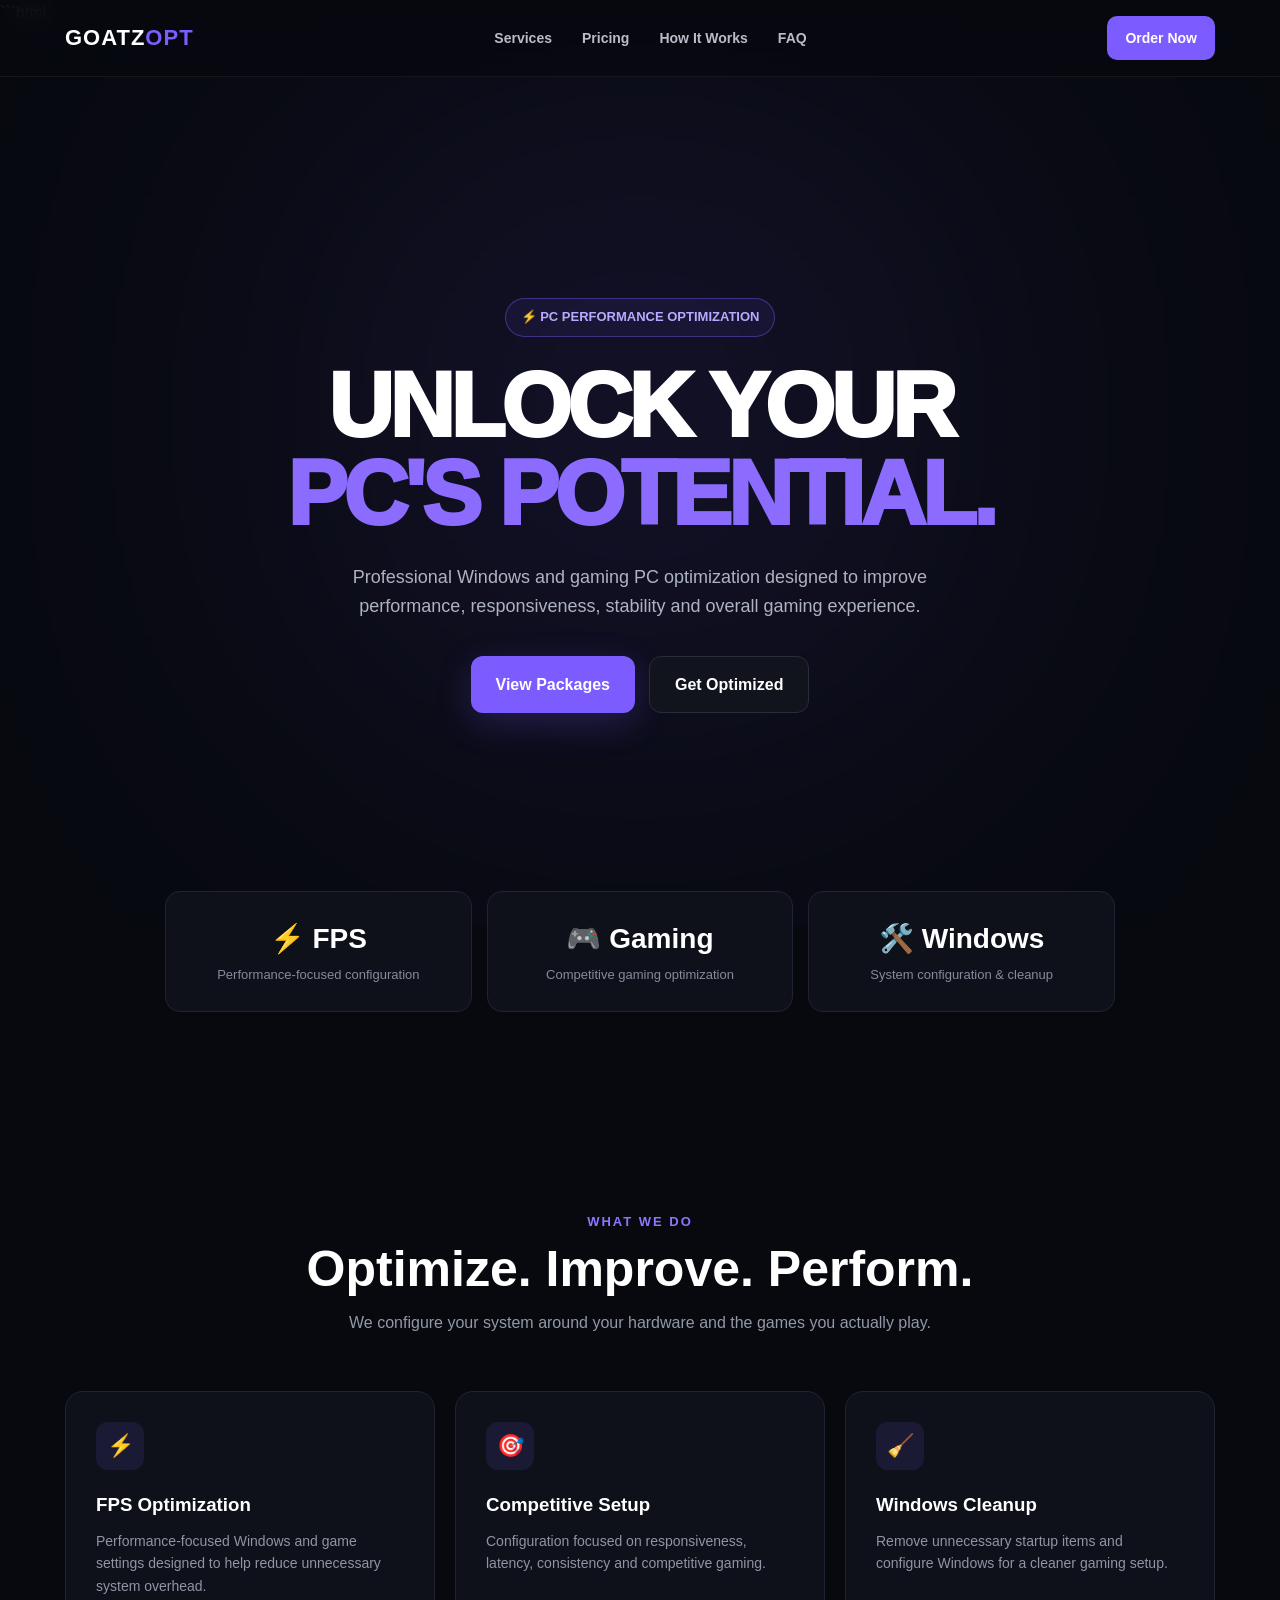
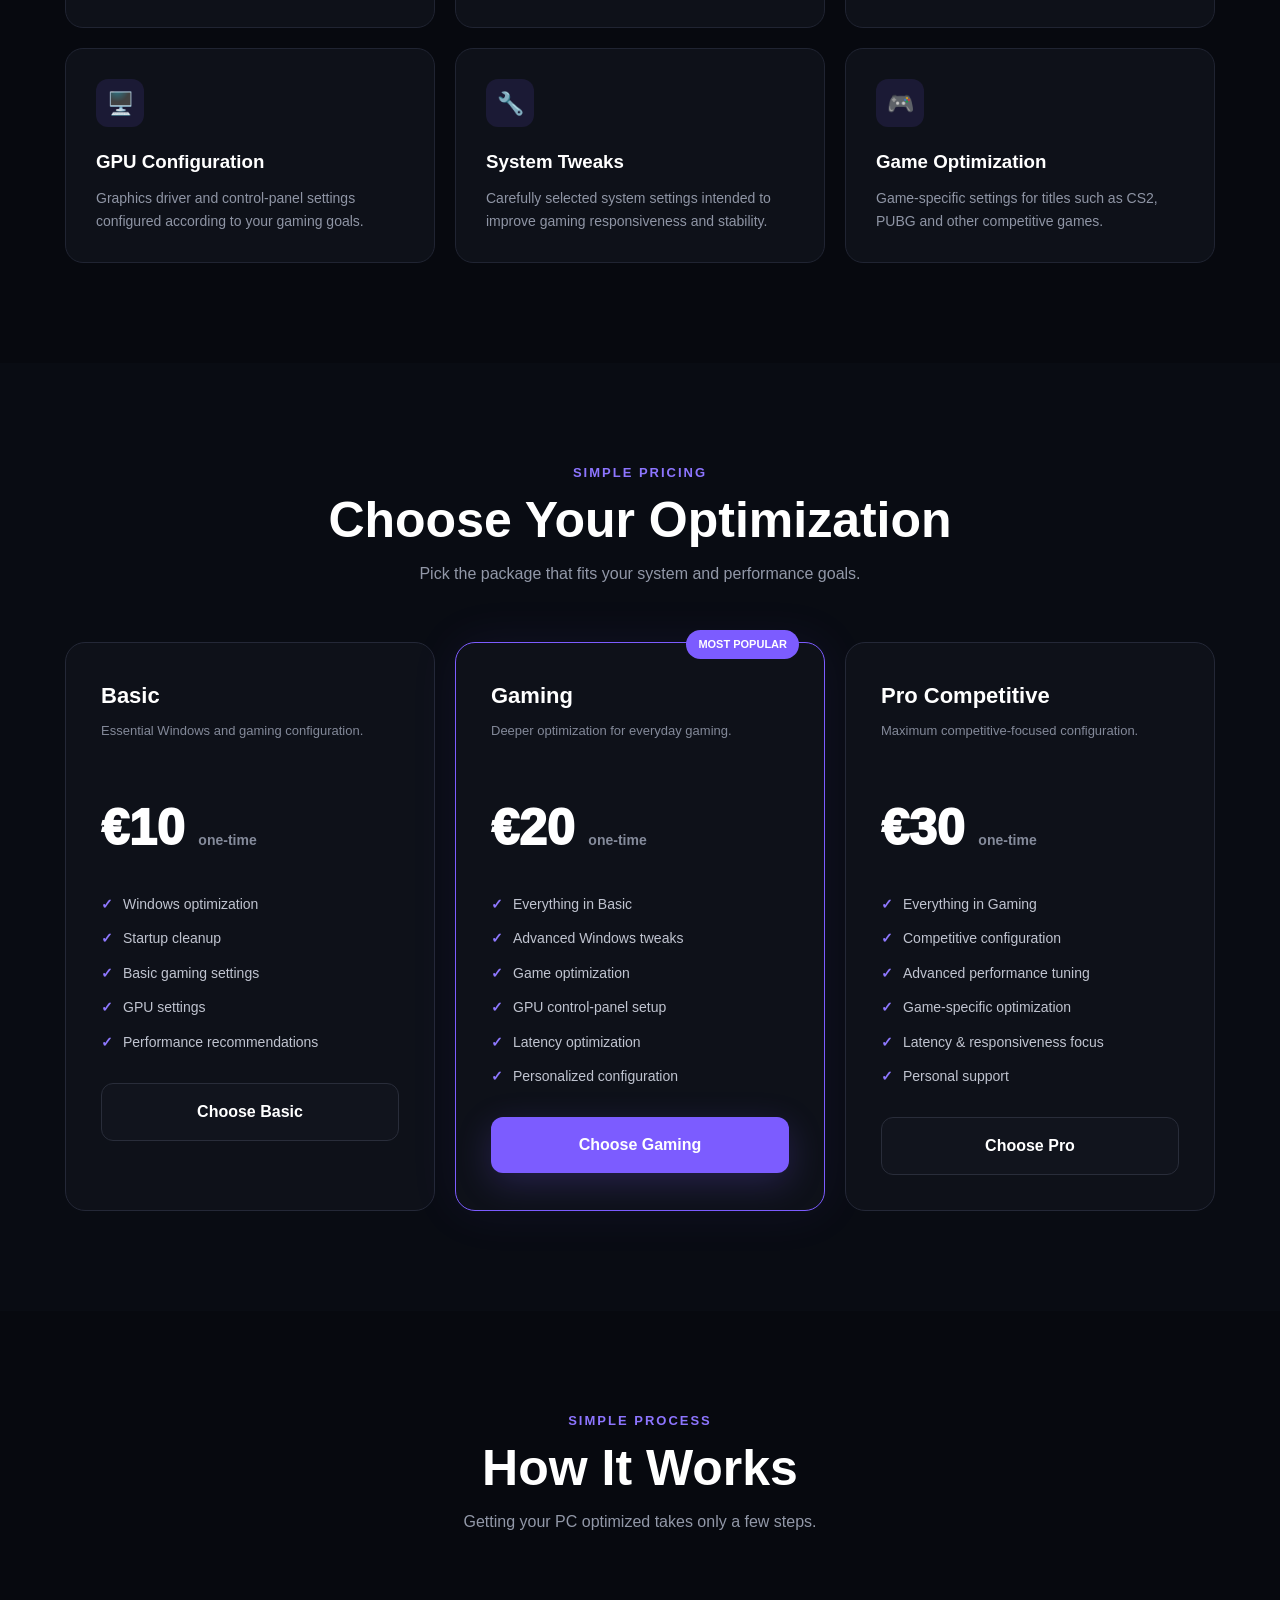
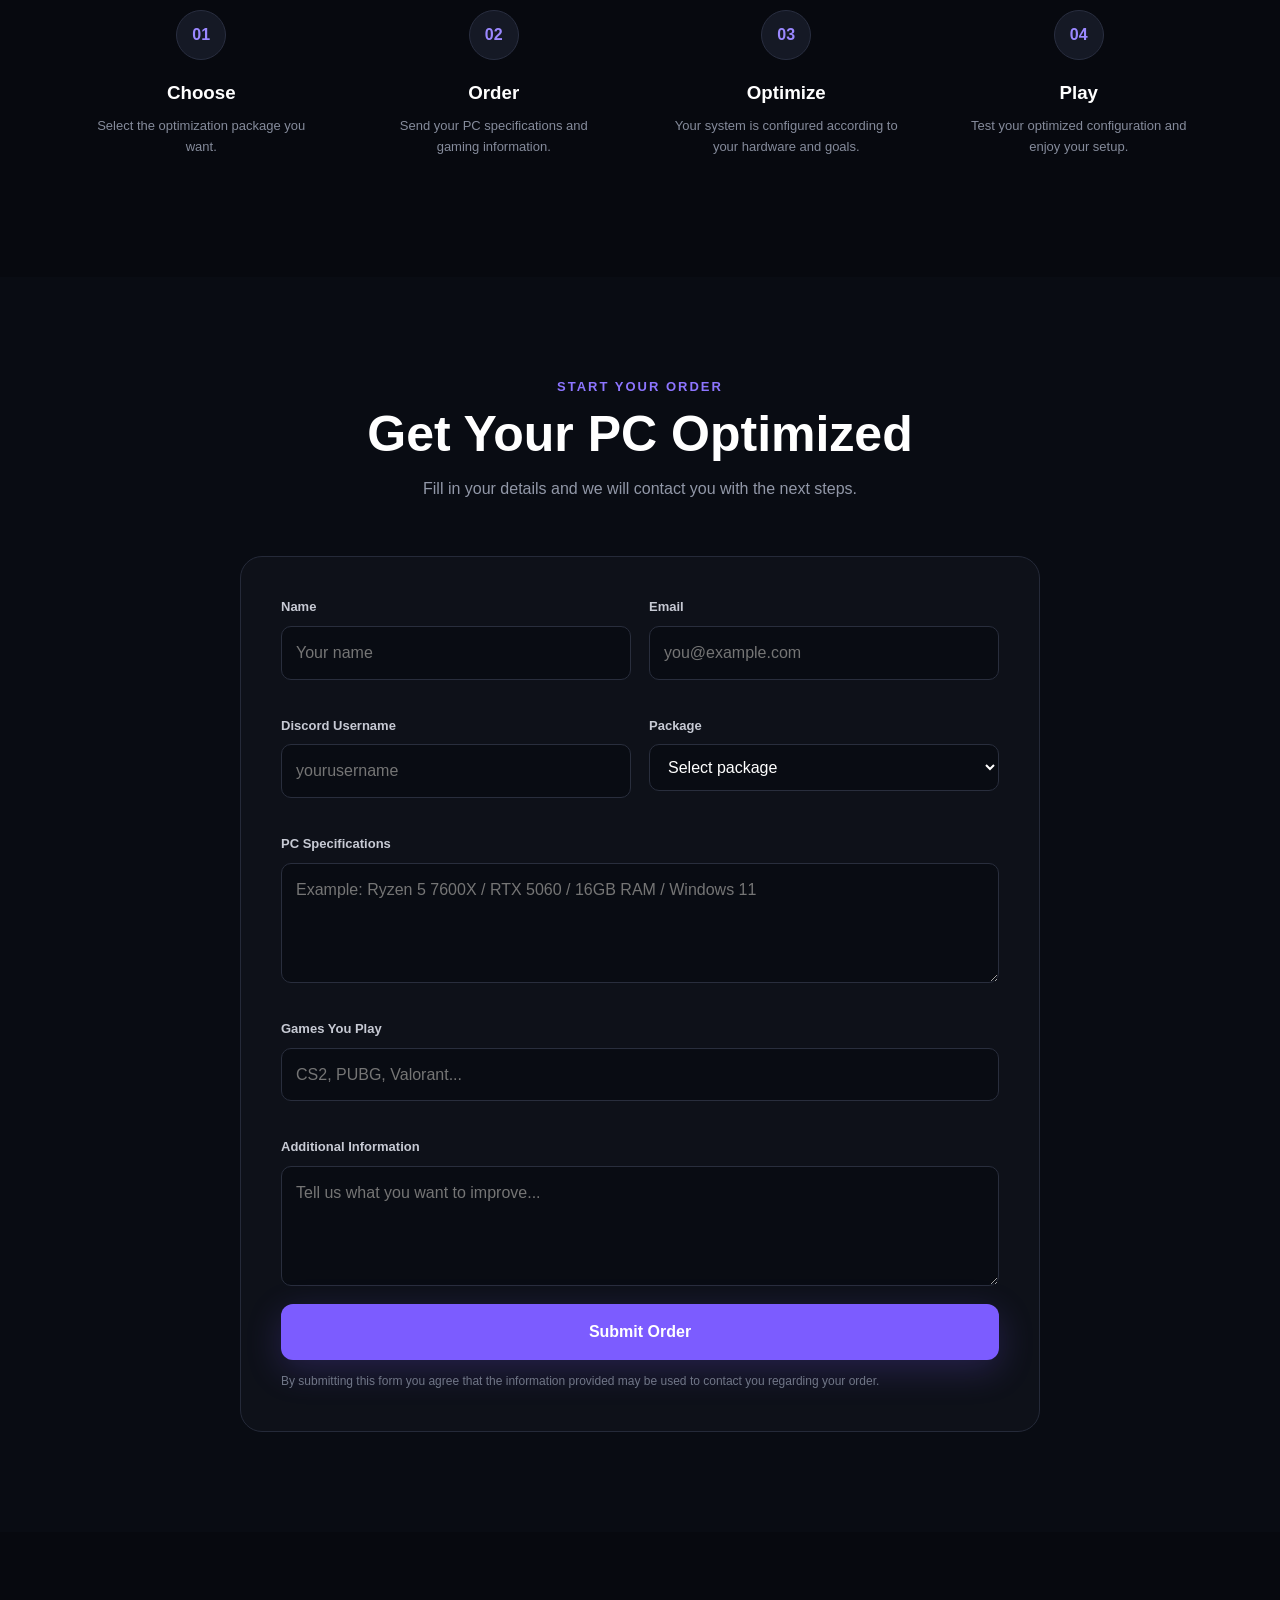
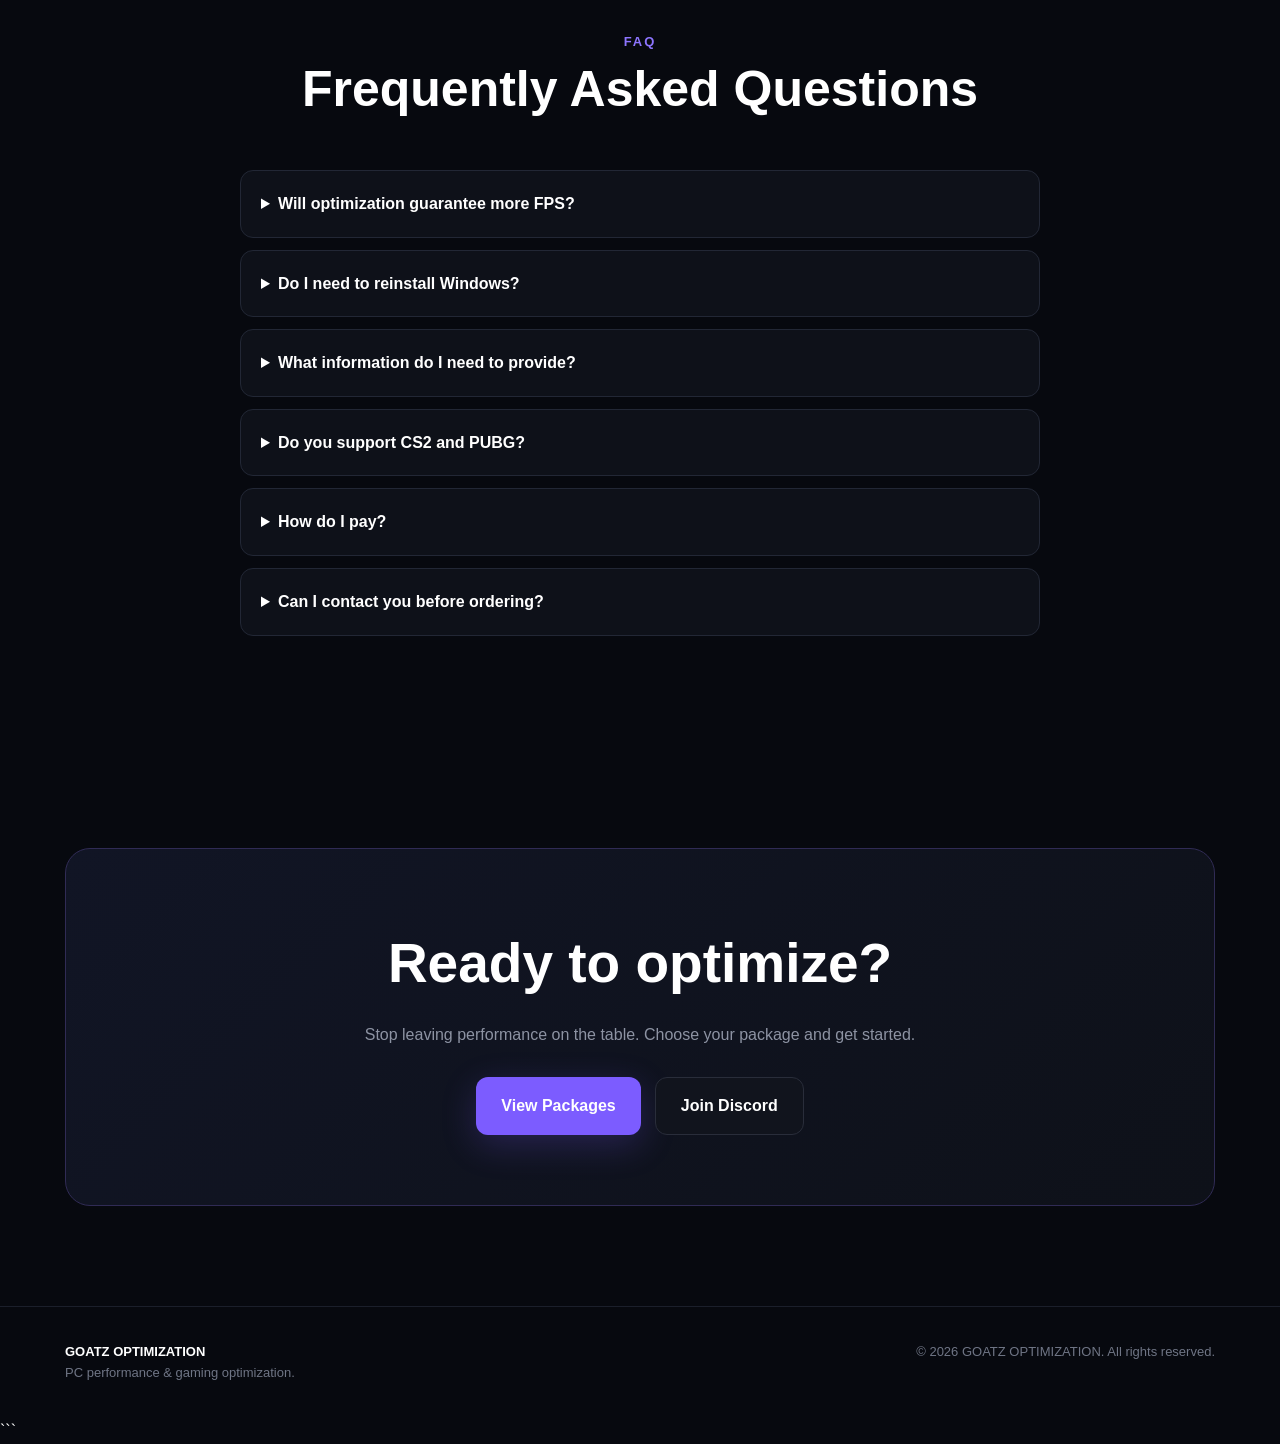
<file: index.html>
```html
<!DOCTYPE html>
<html lang="en">
<head>
    <meta charset="UTF-8">
    <meta name="viewport" content="width=device-width, initial-scale=1.0">

    <title>GOATZ OPTIMIZATION | PC Optimization</title>
    <meta name="description" content="Professional Windows and gaming PC optimization for better performance, FPS and responsiveness.">
    <meta name="theme-color" content="#07090f">

    <style>
        * {
            margin: 0;
            padding: 0;
            box-sizing: border-box;
        }

        html {
            scroll-behavior: smooth;
        }

        body {
            font-family: Arial, Helvetica, sans-serif;
            background: #07090f;
            color: #ffffff;
            line-height: 1.6;
            overflow-x: hidden;
        }

        a {
            color: inherit;
            text-decoration: none;
        }

        button,
        input,
        select,
        textarea {
            font: inherit;
        }

        /* =========================
           NAVBAR
        ========================= */

        .navbar {
            position: fixed;
            top: 0;
            left: 0;
            width: 100%;
            z-index: 1000;
            background: rgba(7, 9, 15, 0.88);
            backdrop-filter: blur(14px);
            border-bottom: 1px solid rgba(255,255,255,0.06);
        }

        .nav-container {
            max-width: 1200px;
            margin: auto;
            height: 76px;
            padding: 0 25px;
            display: flex;
            align-items: center;
            justify-content: space-between;
        }

        .logo {
            font-size: 22px;
            font-weight: 900;
            letter-spacing: 1px;
        }

        .logo span {
            color: #7c5cff;
        }

        .nav-links {
            display: flex;
            gap: 30px;
            list-style: none;
        }

        .nav-links a {
            color: #b9bdca;
            font-size: 14px;
            font-weight: 700;
            transition: 0.25s;
        }

        .nav-links a:hover {
            color: #ffffff;
        }

        .nav-button {
            padding: 11px 18px;
            border-radius: 10px;
            background: #7c5cff;
            font-weight: 800;
            font-size: 14px;
            transition: 0.25s;
        }

        .nav-button:hover {
            transform: translateY(-2px);
            background: #6846f5;
        }

        /* =========================
           HERO
        ========================= */

        .hero {
            min-height: 100vh;
            padding: 160px 25px 100px;
            display: flex;
            align-items: center;
            justify-content: center;
            text-align: center;
            position: relative;
            overflow: hidden;
        }

        .hero::before {
            content: "";
            position: absolute;
            width: 600px;
            height: 600px;
            background: #7c5cff;
            filter: blur(180px);
            opacity: 0.13;
            top: 10%;
            left: 50%;
            transform: translateX(-50%);
            pointer-events: none;
        }

        .hero-content {
            max-width: 900px;
            position: relative;
            z-index: 2;
        }

        .badge {
            display: inline-block;
            padding: 8px 15px;
            border: 1px solid rgba(124,92,255,0.4);
            background: rgba(124,92,255,0.08);
            color: #b8aaff;
            border-radius: 100px;
            font-size: 13px;
            font-weight: 800;
            margin-bottom: 25px;
        }

        .hero h1 {
            font-size: clamp(45px, 8vw, 90px);
            line-height: 0.98;
            font-weight: 950;
            letter-spacing: -4px;
            margin-bottom: 25px;
        }

        .hero h1 span {
            color: #8b6cff;
        }

        .hero p {
            max-width: 680px;
            margin: 0 auto 35px;
            color: #aeb3c2;
            font-size: 18px;
        }

        .hero-buttons {
            display: flex;
            justify-content: center;
            gap: 14px;
            flex-wrap: wrap;
        }

        .btn {
            display: inline-flex;
            align-items: center;
            justify-content: center;
            padding: 15px 25px;
            border-radius: 12px;
            font-weight: 900;
            transition: 0.25s;
            cursor: pointer;
            border: none;
        }

        .btn-primary {
            background: #7c5cff;
            color: white;
            box-shadow: 0 10px 35px rgba(124,92,255,0.22);
        }

        .btn-primary:hover {
            transform: translateY(-3px);
            background: #6948f5;
        }

        .btn-secondary {
            border: 1px solid #292d3a;
            background: #11141d;
            color: #ffffff;
        }

        .btn-secondary:hover {
            border-color: #7c5cff;
            transform: translateY(-3px);
        }

        /* =========================
           STATS
        ========================= */

        .stats {
            max-width: 1000px;
            margin: -35px auto 100px;
            padding: 0 25px;
            display: grid;
            grid-template-columns: repeat(3, 1fr);
            gap: 15px;
            position: relative;
            z-index: 5;
        }

        .stat {
            background: #0e1119;
            border: 1px solid #202432;
            border-radius: 15px;
            padding: 25px;
            text-align: center;
        }

        .stat h3 {
            font-size: 28px;
            margin-bottom: 4px;
        }

        .stat p {
            color: #858b9b;
            font-size: 13px;
        }

        /* =========================
           GENERAL
        ========================= */

        section {
            padding: 100px 25px;
        }

        .container {
            max-width: 1150px;
            margin: auto;
        }

        .section-header {
            text-align: center;
            max-width: 700px;
            margin: 0 auto 55px;
        }

        .section-label {
            color: #8d75ff;
            font-size: 13px;
            font-weight: 900;
            text-transform: uppercase;
            letter-spacing: 2px;
            margin-bottom: 10px;
        }

        .section-header h2 {
            font-size: clamp(32px, 5vw, 50px);
            line-height: 1.05;
            margin-bottom: 15px;
        }

        .section-header p {
            color: #9298a8;
        }

        /* =========================
           SERVICES
        ========================= */

        .services-grid {
            display: grid;
            grid-template-columns: repeat(3, 1fr);
            gap: 20px;
        }

        .service-card {
            background: #0e1119;
            border: 1px solid #202432;
            padding: 30px;
            border-radius: 18px;
            transition: 0.3s;
        }

        .service-card:hover {
            transform: translateY(-6px);
            border-color: #4c3b9e;
        }

        .service-icon {
            width: 48px;
            height: 48px;
            border-radius: 12px;
            background: rgba(124,92,255,0.12);
            display: flex;
            align-items: center;
            justify-content: center;
            font-size: 22px;
            margin-bottom: 20px;
        }

        .service-card h3 {
            margin-bottom: 10px;
        }

        .service-card p {
            color: #8f95a5;
            font-size: 14px;
        }

        /* =========================
           PRICING
        ========================= */

        .pricing {
            background: #090c13;
        }

        .pricing-grid {
            display: grid;
            grid-template-columns: repeat(3, 1fr);
            gap: 20px;
        }

        .price-card {
            background: #0e1119;
            border: 1px solid #242837;
            border-radius: 20px;
            padding: 35px;
            position: relative;
        }

        .price-card.featured {
            border-color: #7c5cff;
            box-shadow: 0 0 50px rgba(124,92,255,0.08);
        }

        .popular {
            position: absolute;
            top: -13px;
            right: 25px;
            padding: 6px 12px;
            background: #7c5cff;
            border-radius: 100px;
            font-size: 11px;
            font-weight: 900;
        }

        .price-card h3 {
            font-size: 22px;
            margin-bottom: 8px;
        }

        .price-description {
            color: #838999;
            font-size: 13px;
            min-height: 42px;
        }

        .price {
            font-size: 50px;
            font-weight: 950;
            margin: 25px 0;
        }

        .price small {
            font-size: 14px;
            color: #858b9b;
            font-weight: 600;
        }

        .features {
            list-style: none;
            margin-bottom: 30px;
        }

        .features li {
            color: #c0c4d0;
            margin-bottom: 12px;
            font-size: 14px;
        }

        .features li::before {
            content: "✓";
            color: #8e78ff;
            font-weight: 900;
            margin-right: 10px;
        }

        .price-button {
            width: 100%;
        }

        /* =========================
           PROCESS
        ========================= */

        .process-grid {
            display: grid;
            grid-template-columns: repeat(4, 1fr);
            gap: 20px;
        }

        .process-card {
            text-align: center;
            padding: 20px;
        }

        .number {
            width: 50px;
            height: 50px;
            margin: 0 auto 18px;
            display: flex;
            align-items: center;
            justify-content: center;
            border-radius: 50%;
            background: #151925;
            border: 1px solid #292e40;
            color: #9b88ff;
            font-weight: 900;
        }

        .process-card h3 {
            margin-bottom: 8px;
        }

        .process-card p {
            color: #858b9b;
            font-size: 13px;
        }

        /* =========================
           ORDER
        ========================= */

        .order-section {
            background: #090c13;
        }

        .order-box {
            max-width: 800px;
            margin: auto;
            background: #0e1119;
            border: 1px solid #252a39;
            border-radius: 22px;
            padding: 40px;
        }

        .form-grid {
            display: grid;
            grid-template-columns: 1fr 1fr;
            gap: 18px;
        }

        .form-group {
            margin-bottom: 18px;
        }

        .form-group.full {
            grid-column: 1 / -1;
        }

        label {
            display: block;
            font-size: 13px;
            font-weight: 800;
            margin-bottom: 8px;
            color: #c7cad4;
        }

        input,
        select,
        textarea {
            width: 100%;
            background: #090c13;
            border: 1px solid #292e3d;
            color: white;
            border-radius: 10px;
            padding: 13px 14px;
            outline: none;
        }

        input:focus,
        select:focus,
        textarea:focus {
            border-color: #7c5cff;
        }

        textarea {
            min-height: 120px;
            resize: vertical;
        }

        .form-note {
            color: #707687;
            font-size: 12px;
            margin-top: 12px;
        }

        /* =========================
           FAQ
        ========================= */

        .faq {
            max-width: 800px;
            margin: auto;
        }

        details {
            background: #0e1119;
            border: 1px solid #222735;
            border-radius: 13px;
            margin-bottom: 12px;
            padding: 20px;
        }

        summary {
            cursor: pointer;
            font-weight: 800;
        }

        details p {
            color: #858b9b;
            margin-top: 15px;
            font-size: 14px;
        }

        /* =========================
           CTA
        ========================= */

        .cta {
            text-align: center;
        }

        .cta-box {
            background: linear-gradient(
                135deg,
                #111525,
                #0e1119
            );
            border: 1px solid #302b55;
            border-radius: 25px;
            padding: 70px 30px;
        }

        .cta-box h2 {
            font-size: clamp(32px, 5vw, 55px);
            margin-bottom: 15px;
        }

        .cta-box p {
            color: #8d93a3;
            max-width: 600px;
            margin: 0 auto 30px;
        }

        /* =========================
           FOOTER
        ========================= */

        footer {
            border-top: 1px solid #1b1f2b;
            padding: 35px 25px;
            color: #6f7585;
            font-size: 13px;
        }

        .footer-container {
            max-width: 1150px;
            margin: auto;
            display: flex;
            justify-content: space-between;
            gap: 20px;
            flex-wrap: wrap;
        }

        .footer-brand {
            color: white;
            font-weight: 900;
        }

        /* =========================
           RESPONSIVE
        ========================= */

        @media (max-width: 850px) {

            .nav-links {
                display: none;
            }

            .services-grid,
            .pricing-grid {
                grid-template-columns: 1fr;
            }

            .process-grid {
                grid-template-columns: 1fr 1fr;
            }

            .stats {
                grid-template-columns: 1fr;
            }

            .hero h1 {
                letter-spacing: -2px;
            }
        }

        @media (max-width: 600px) {

            section {
                padding: 75px 18px;
            }

            .hero {
                padding-left: 18px;
                padding-right: 18px;
            }

            .form-grid {
                grid-template-columns: 1fr;
            }

            .form-group.full {
                grid-column: auto;
            }

            .order-box {
                padding: 25px;
            }

            .process-grid {
                grid-template-columns: 1fr;
            }

            .nav-button {
                display: none;
            }

            .hero p {
                font-size: 16px;
            }
        }
    </style>
</head>

<body>

    <!-- =========================
         NAVIGATION
    ========================= -->

    <nav class="navbar">
        <div class="nav-container">

            <a href="#home" class="logo">
                GOATZ<span>OPT</span>
            </a>

            <ul class="nav-links">
                <li><a href="#services">Services</a></li>
                <li><a href="#pricing">Pricing</a></li>
                <li><a href="#process">How It Works</a></li>
                <li><a href="#faq">FAQ</a></li>
            </ul>

            <a href="#order" class="nav-button">
                Order Now
            </a>

        </div>
    </nav>


    <!-- =========================
         HERO
    ========================= -->

    <section class="hero" id="home">

        <div class="hero-content">

            <div class="badge">
                ⚡ PC PERFORMANCE OPTIMIZATION
            </div>

            <h1>
                UNLOCK YOUR<br>
                <span>PC'S POTENTIAL.</span>
            </h1>

            <p>
                Professional Windows and gaming PC optimization
                designed to improve performance, responsiveness,
                stability and overall gaming experience.
            </p>

            <div class="hero-buttons">

                <a href="#pricing" class="btn btn-primary">
                    View Packages
                </a>

                <a href="#order" class="btn btn-secondary">
                    Get Optimized
                </a>

            </div>

        </div>

    </section>


    <!-- =========================
         STATS
    ========================= -->

    <div class="stats">

        <div class="stat">
            <h3>⚡ FPS</h3>
            <p>Performance-focused configuration</p>
        </div>

        <div class="stat">
            <h3>🎮 Gaming</h3>
            <p>Competitive gaming optimization</p>
        </div>

        <div class="stat">
            <h3>🛠️ Windows</h3>
            <p>System configuration & cleanup</p>
        </div>

    </div>


    <!-- =========================
         SERVICES
    ========================= -->

    <section id="services">

        <div class="container">

            <div class="section-header">

                <div class="section-label">
                    What We Do
                </div>

                <h2>
                    Optimize. Improve. Perform.
                </h2>

                <p>
                    We configure your system around your hardware
                    and the games you actually play.
                </p>

            </div>


            <div class="services-grid">

                <div class="service-card">

                    <div class="service-icon">
                        ⚡
                    </div>

                    <h3>FPS Optimization</h3>

                    <p>
                        Performance-focused Windows and game
                        settings designed to help reduce unnecessary
                        system overhead.
                    </p>

                </div>


                <div class="service-card">

                    <div class="service-icon">
                        🎯
                    </div>

                    <h3>Competitive Setup</h3>

                    <p>
                        Configuration focused on responsiveness,
                        latency, consistency and competitive gaming.
                    </p>

                </div>


                <div class="service-card">

                    <div class="service-icon">
                        🧹
                    </div>

                    <h3>Windows Cleanup</h3>

                    <p>
                        Remove unnecessary startup items and
                        configure Windows for a cleaner gaming setup.
                    </p>

                </div>


                <div class="service-card">

                    <div class="service-icon">
                        🖥️
                    </div>

                    <h3>GPU Configuration</h3>

                    <p>
                        Graphics driver and control-panel settings
                        configured according to your gaming goals.
                    </p>

                </div>


                <div class="service-card">

                    <div class="service-icon">
                        🔧
                    </div>

                    <h3>System Tweaks</h3>

                    <p>
                        Carefully selected system settings intended
                        to improve gaming responsiveness and stability.
                    </p>

                </div>


                <div class="service-card">

                    <div class="service-icon">
                        🎮
                    </div>

                    <h3>Game Optimization</h3>

                    <p>
                        Game-specific settings for titles such as
                        CS2, PUBG and other competitive games.
                    </p>

                </div>

            </div>

        </div>

    </section>


    <!-- =========================
         PRICING
    ========================= -->

    <section class="pricing" id="pricing">

        <div class="container">

            <div class="section-header">

                <div class="section-label">
                    Simple Pricing
                </div>

                <h2>
                    Choose Your Optimization
                </h2>

                <p>
                    Pick the package that fits your system and
                    performance goals.
                </p>

            </div>


            <div class="pricing-grid">


                <!-- BASIC -->

                <div class="price-card">

                    <h3>Basic</h3>

                    <p class="price-description">
                        Essential Windows and gaming configuration.
                    </p>

                    <div class="price">
                        €10
                        <small>one-time</small>
                    </div>

                    <ul class="features">

                        <li>Windows optimization</li>
                        <li>Startup cleanup</li>
                        <li>Basic gaming settings</li>
                        <li>GPU settings</li>
                        <li>Performance recommendations</li>

                    </ul>

                    <a
                        href="#order"
                        class="btn btn-secondary price-button"
                        onclick="selectPackage('Basic - €10')"
                    >
                        Choose Basic
                    </a>

                </div>


                <!-- GAMING -->

                <div class="price-card featured">

                    <div class="popular">
                        MOST POPULAR
                    </div>

                    <h3>Gaming</h3>

                    <p class="price-description">
                        Deeper optimization for everyday gaming.
                    </p>

                    <div class="price">
                        €20
                        <small>one-time</small>
                    </div>

                    <ul class="features">

                        <li>Everything in Basic</li>
                        <li>Advanced Windows tweaks</li>
                        <li>Game optimization</li>
                        <li>GPU control-panel setup</li>
                        <li>Latency optimization</li>
                        <li>Personalized configuration</li>

                    </ul>

                    <a
                        href="#order"
                        class="btn btn-primary price-button"
                        onclick="selectPackage('Gaming - €20')"
                    >
                        Choose Gaming
                    </a>

                </div>


                <!-- PRO -->

                <div class="price-card">

                    <h3>Pro Competitive</h3>

                    <p class="price-description">
                        Maximum competitive-focused configuration.
                    </p>

                    <div class="price">
                        €30
                        <small>one-time</small>
                    </div>

                    <ul class="features">

                        <li>Everything in Gaming</li>
                        <li>Competitive configuration</li>
                        <li>Advanced performance tuning</li>
                        <li>Game-specific optimization</li>
                        <li>Latency & responsiveness focus</li>
                        <li>Personal support</li>

                    </ul>

                    <a
                        href="#order"
                        class="btn btn-secondary price-button"
                        onclick="selectPackage('Pro Competitive - €30')"
                    >
                        Choose Pro

                    </a>

                </div>

            </div>

        </div>

    </section>


    <!-- =========================
         HOW IT WORKS
    ========================= -->

    <section id="process">

        <div class="container">

            <div class="section-header">

                <div class="section-label">
                    Simple Process
                </div>

                <h2>
                    How It Works
                </h2>

                <p>
                    Getting your PC optimized takes only a few steps.
                </p>

            </div>


            <div class="process-grid">

                <div class="process-card">

                    <div class="number">01</div>

                    <h3>Choose</h3>

                    <p>
                        Select the optimization package
                        you want.
                    </p>

                </div>


                <div class="process-card">

                    <div class="number">02</div>

                    <h3>Order</h3>

                    <p>
                        Send your PC specifications and
                        gaming information.
                    </p>

                </div>


                <div class="process-card">

                    <div class="number">03</div>

                    <h3>Optimize</h3>

                    <p>
                        Your system is configured according
                        to your hardware and goals.
                    </p>

                </div>


                <div class="process-card">

                    <div class="number">04</div>

                    <h3>Play</h3>

                    <p>
                        Test your optimized configuration
                        and enjoy your setup.
                    </p>

                </div>

            </div>

        </div>

    </section>


    <!-- =========================
         ORDER FORM
    ========================= -->

    <section class="order-section" id="order">

        <div class="container">

            <div class="section-header">

                <div class="section-label">
                    Start Your Order
                </div>

                <h2>
                    Get Your PC Optimized
                </h2>

                <p>
                    Fill in your details and we will contact you
                    with the next steps.
                </p>

            </div>


            <div class="order-box">

                <form id="orderForm">

                    <div class="form-grid">


                        <div class="form-group">

                            <label for="name">
                                Name
                            </label>

                            <input
                                type="text"
                                id="name"
                                placeholder="Your name"
                                required
                            >

                        </div>


                        <div class="form-group">

                            <label for="email">
                                Email
                            </label>

                            <input
                                type="email"
                                id="email"
                                placeholder="you@example.com"
                                required
                            >

                        </div>


                        <div class="form-group">

                            <label for="discord">
                                Discord Username
                            </label>

                            <input
                                type="text"
                                id="discord"
                                placeholder="yourusername"
                                required
                            >

                        </div>


                        <div class="form-group">

                            <label for="package">
                                Package
                            </label>

                            <select id="package" required>

                                <option value="">
                                    Select package
                                </option>

                                <option value="Basic - €10">
                                    Basic - €10
                                </option>

                                <option value="Gaming - €20">
                                    Gaming - €20
                                </option>

                                <option value="Pro Competitive - €30">
                                    Pro Competitive - €30
                                </option>

                            </select>

                        </div>


                        <div class="form-group full">

                            <label for="pc">
                                PC Specifications
                            </label>

                            <textarea
                                id="pc"
                                placeholder="Example: Ryzen 5 7600X / RTX 5060 / 16GB RAM / Windows 11"
                                required
                            ></textarea>

                        </div>


                        <div class="form-group full">

                            <label for="games">
                                Games You Play
                            </label>

                            <input
                                type="text"
                                id="games"
                                placeholder="CS2, PUBG, Valorant..."
                            >

                        </div>


                        <div class="form-group full">

                            <label for="message">
                                Additional Information
                            </label>

                            <textarea
                                id="message"
                                placeholder="Tell us what you want to improve..."
                            ></textarea>

                        </div>

                    </div>


                    <button
                        type="submit"
                        class="btn btn-primary"
                        style="width:100%;"
                    >
                        Submit Order
                    </button>

                    <p class="form-note">
                        By submitting this form you agree that the
                        information provided may be used to contact
                        you regarding your order.
                    </p>

                </form>

            </div>

        </div>

    </section>


    <!-- =========================
         FAQ
    ========================= -->

    <section id="faq">

        <div class="container">

            <div class="section-header">

                <div class="section-label">
                    FAQ
                </div>

                <h2>
                    Frequently Asked Questions
                </h2>

            </div>


            <div class="faq">

                <details>

                    <summary>
                        Will optimization guarantee more FPS?
                    </summary>

                    <p>
                        No specific FPS increase can be guaranteed because
                        results depend on your hardware, game, drivers,
                        settings and current system configuration.
                    </p>

                </details>


                <details>

                    <summary>
                        Do I need to reinstall Windows?
                    </summary>

                    <p>
                        Normally no. Optimization can often be performed
                        without reinstalling Windows.
                    </p>

                </details>


                <details>

                    <summary>
                        What information do I need to provide?
                    </summary>

                    <p>
                        You should provide your PC specifications,
                        Windows version and the games you want optimized.
                    </p>

                </details>


                <details>

                    <summary>
                        Do you support CS2 and PUBG?
                    </summary>

                    <p>
                        Yes. Game-specific optimization can be configured
                        for competitive games including CS2 and PUBG.
                    </p>

                </details>


                <details>

                    <summary>
                        How do I pay?
                    </summary>

                    <p>
                        Payment can be handled through your preferred
                        payment method. Replace the payment links on
                        this website with your real payment information.
                    </p>

                </details>


                <details>

                    <summary>
                        Can I contact you before ordering?
                    </summary>

                    <p>
                        Yes. Add your Discord invite link to the
                        contact buttons on this website.
                    </p>

                </details>

            </div>

        </div>

    </section>


    <!-- =========================
         CTA
    ========================= -->

    <section class="cta">

        <div class="container">

            <div class="cta-box">

                <h2>
                    Ready to optimize?
                </h2>

                <p>
                    Stop leaving performance on the table.
                    Choose your package and get started.
                </p>

                <div class="hero-buttons">

                    <a
                        href="#pricing"
                        class="btn btn-primary"
                    >
                        View Packages
                    </a>

                    <!-- https://discord.gg/EwtJ3Z4Cp6 -->

                    <a
                        href="https://discord.gg/EwtJ3Z4Cp6"
                        target="_blank"
                        rel="noopener"
                        class="btn btn-secondary"
                    >
                        Join Discord
                    </a>

                </div>

            </div>

        </div>

    </section>


    <!-- =========================
         FOOTER
    ========================= -->

    <footer>

        <div class="footer-container">

            <div>
                <span class="footer-brand">
                    GOATZ OPTIMIZATION
                </span>
                <br>
                PC performance & gaming optimization.
            </div>

            <div>
                © <span id="year"></span>
                GOATZ OPTIMIZATION. All rights reserved.
            </div>

        </div>

    </footer>


    <!-- =========================
         JAVASCRIPT
    ========================= -->

    <script>

        /*
         * Automatically selects a package
         * when a pricing button is clicked.
         */

        function selectPackage(packageName) {

            const packageSelect =
                document.getElementById("package");

            packageSelect.value = packageName;

        }


        /*
         * Order form
         *
         * IMPORTANT:
         * This currently opens the user's email client.
         *
         * Replace this later with a real form backend
         * such as Formspree, Web3Forms, or your own server.
         */

        document
            .getElementById("orderForm")
            .addEventListener("submit", function(event) {

                event.preventDefault();

                const name =
                    document.getElementById("name").value;

                const email =
                    document.getElementById("email").value;

                const discord =
                    document.getElementById("discord").value;

                const packageName =
                    document.getElementById("package").value;

                const pc =
                    document.getElementById("pc").value;

                const games =
                    document.getElementById("games").value;

                const message =
                    document.getElementById("message").value;


                /*
                 * CHANGE THIS TO YOUR REAL BUSINESS EMAIL.
                 */

                const businessEmail =
                    "blazeakz@gmail.com";


                const subject =
                    encodeURIComponent(
                        "New PC Optimization Order - " +
                        packageName
                    );


                const body =
                    encodeURIComponent(
`NEW PC OPTIMIZATION ORDER

Name:
${name}

Customer Email:
${email}

Discord:
${discord}

Package:
${packageName}

PC Specifications:
${pc}

Games:
${games}

Additional Information:
${message}
`
                    );


                window.location.href =
                    `mailto:${businessEmail}?subject=${subject}&body=${body}`;

            });


        /*
         * Current year
         */

        document.getElementById("year").textContent =
            new Date().getFullYear();

    </script>

</body>
</html>
```
</file>
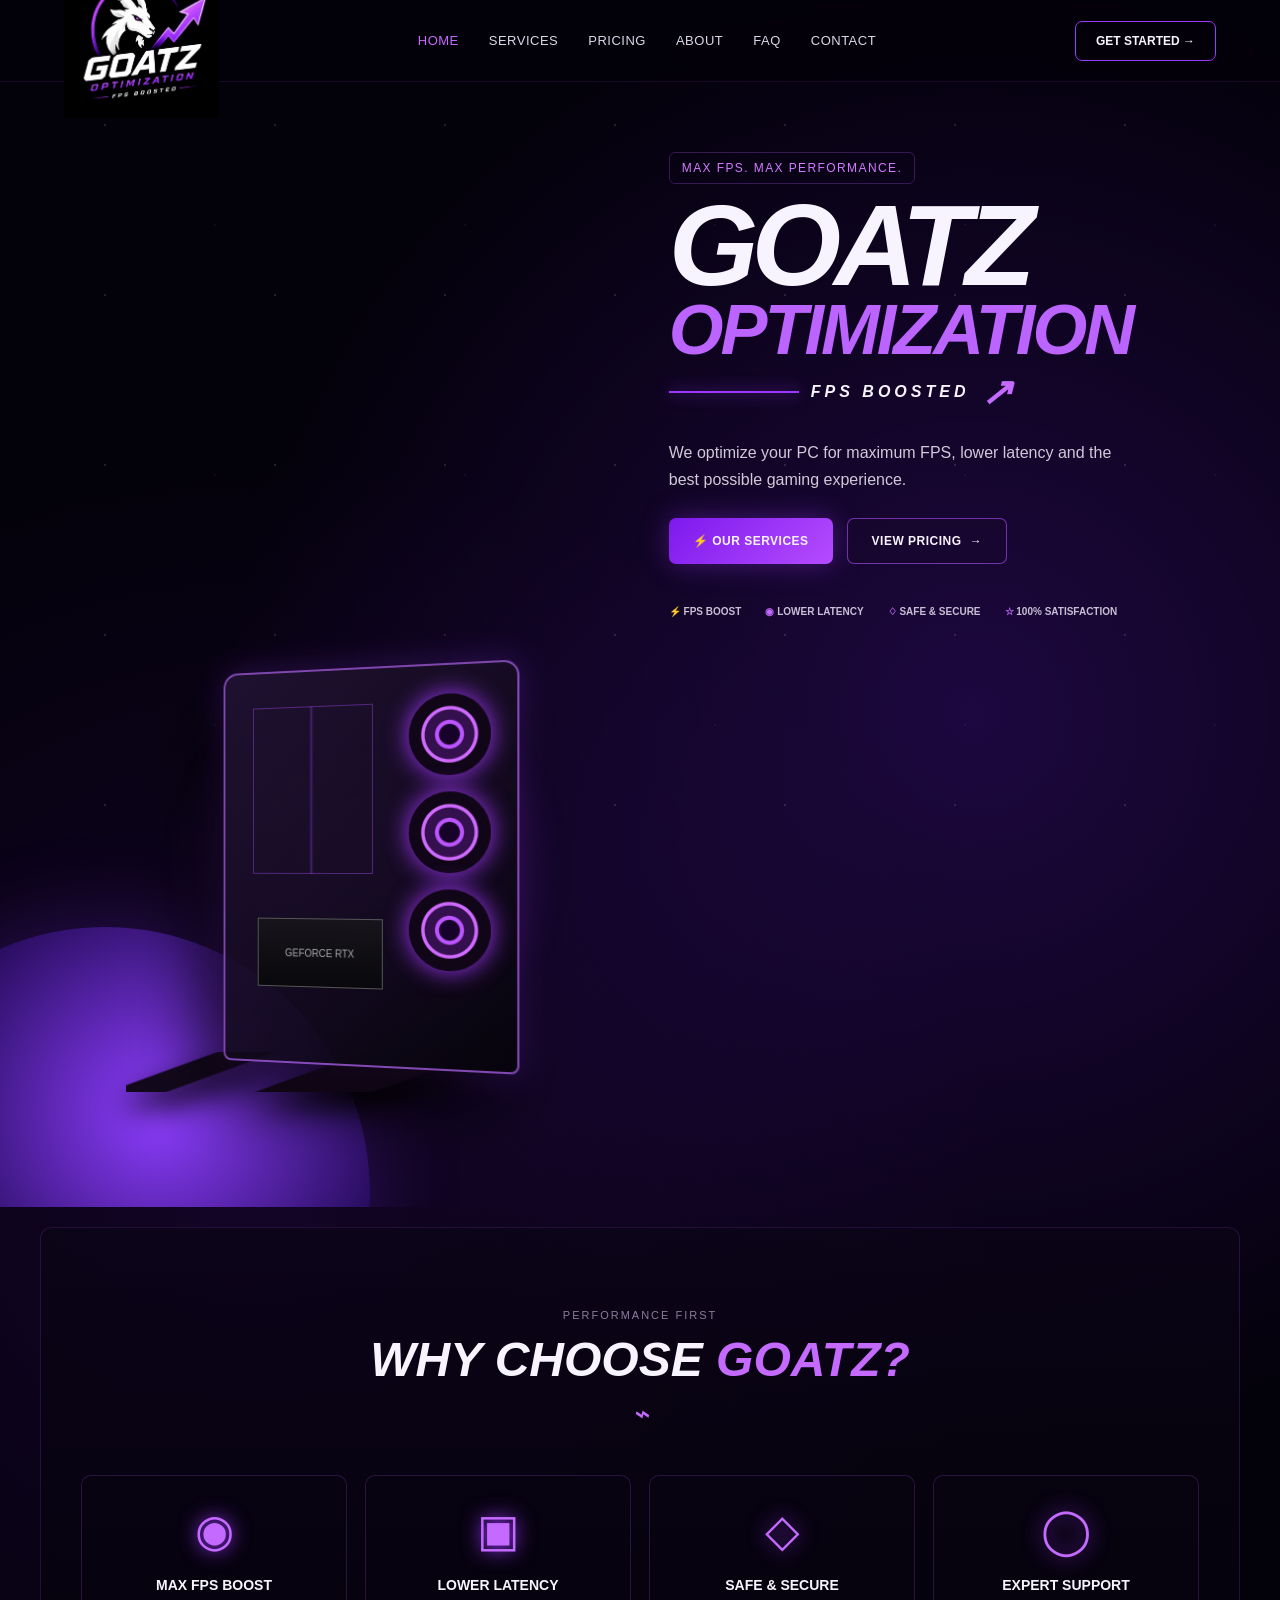
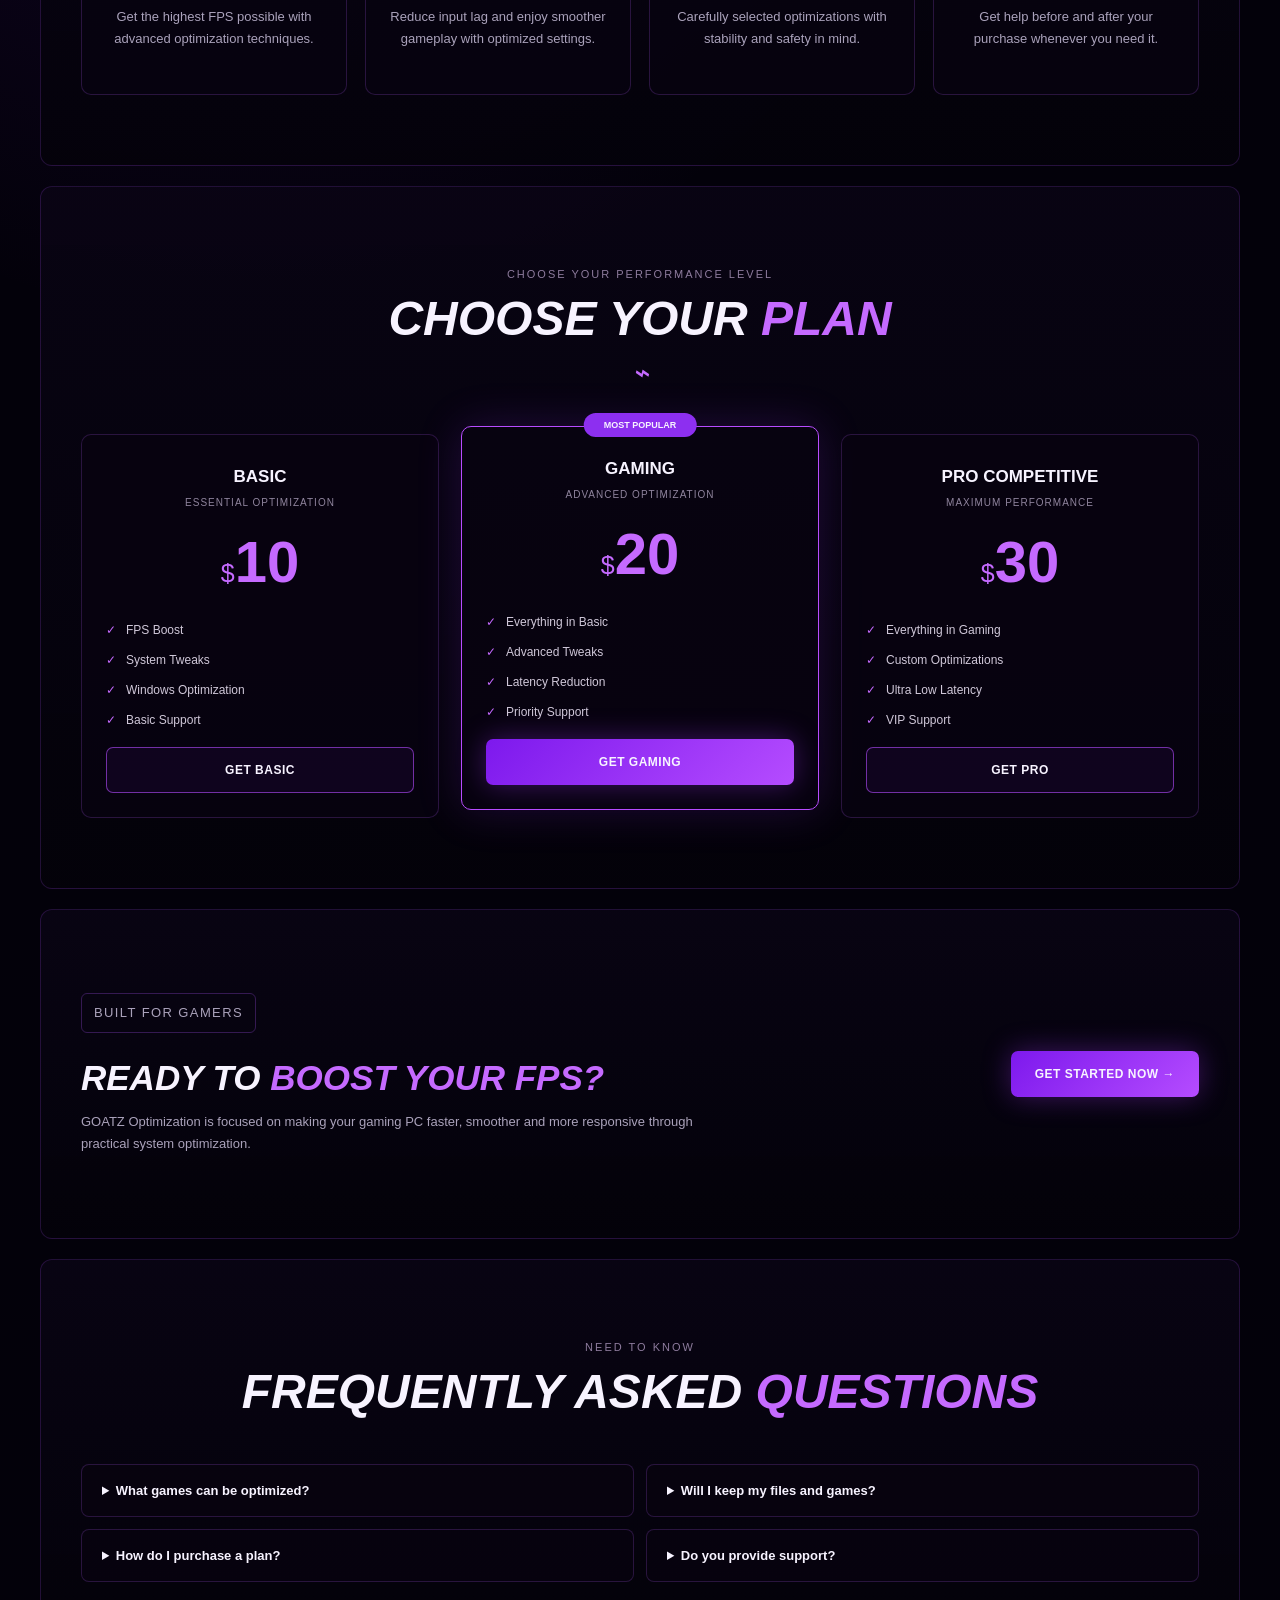
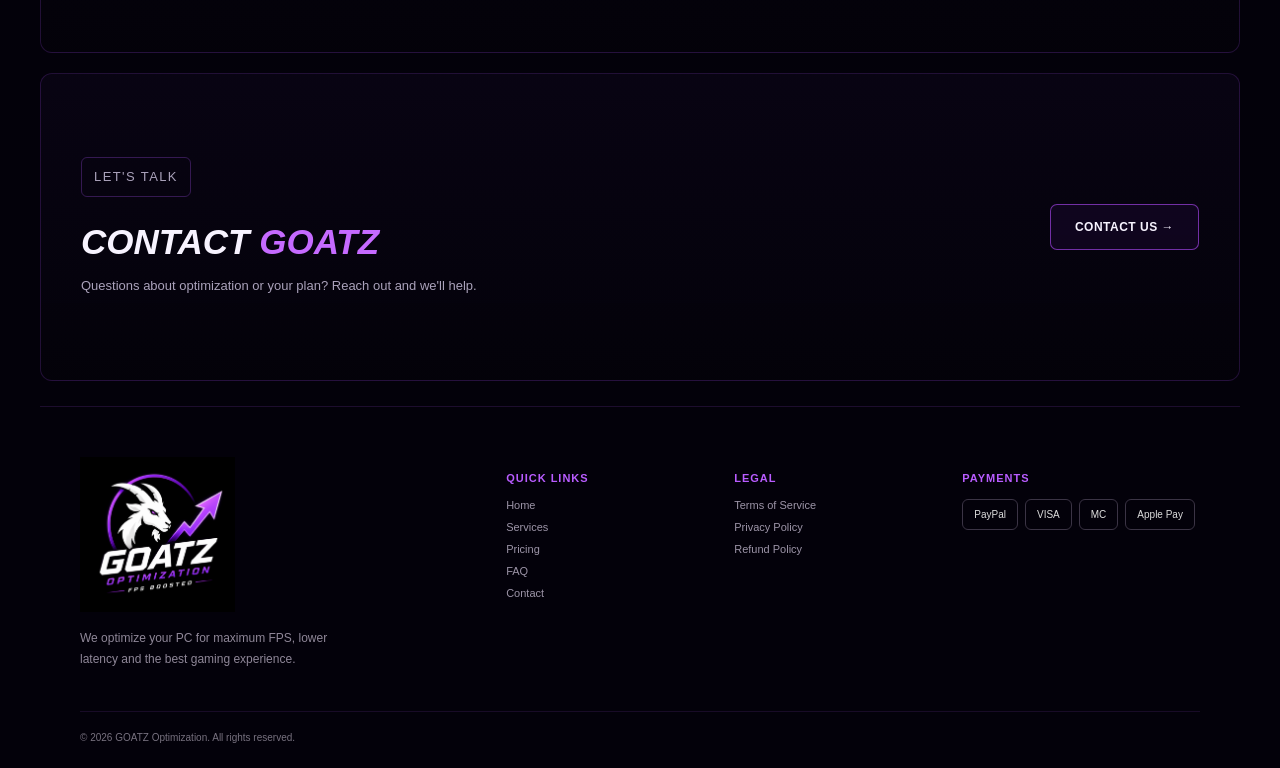
<file: GOATZ-Optimization-GitHub-Website/index.html>
<!DOCTYPE html>
<html lang="en">
<head>
  <meta charset="UTF-8">
  <meta name="viewport" content="width=device-width, initial-scale=1.0">
  <meta name="description" content="GOATZ Optimization — PC optimization for higher FPS, lower latency and smoother gaming.">
  <title>GOATZ Optimization | FPS Boosted</title>
  <link rel="stylesheet" href="css/style.css">
</head>
<body>

<header class="navbar">
  <a class="brand" href="#home">
    <img src="assets/logo.png" alt="GOATZ Optimization logo">
  </a>

  <nav>
    <a href="#home">Home</a>
    <a href="#services">Services</a>
    <a href="#pricing">Pricing</a>
    <a href="#about">About</a>
    <a href="#faq">FAQ</a>
    <a href="#contact">Contact</a>
  </nav>

  <a class="nav-cta" href="#pricing">Get Started <span>→</span></a>
</header>

<main>
  <section class="hero" id="home">
    <div class="planet"></div>
    <div class="stars"></div>

    <div class="hero-copy">
      <div class="eyebrow">MAX FPS. MAX PERFORMANCE.</div>
      <h1>GOATZ</h1>
      <h2>OPTIMIZATION</h2>
      <div class="fps-line"><span></span> FPS BOOSTED <b>↗</b></div>

      <p>
        We optimize your PC for maximum FPS, lower latency
        and the best possible gaming experience.
      </p>

      <div class="hero-buttons">
        <a class="button primary" href="#services">⚡ Our Services</a>
        <a class="button secondary" href="#pricing">View Pricing <span>→</span></a>
      </div>

      <div class="trust-row">
        <span>⚡ FPS BOOST</span>
        <span>◉ LOWER LATENCY</span>
        <span>♢ SAFE &amp; SECURE</span>
        <span>☆ 100% SATISFACTION</span>
      </div>
    </div>

    <div class="pc-visual">
      <div class="pc-glow"></div>
      <div class="pc-case">
        <div class="fan fan1"></div>
        <div class="fan fan2"></div>
        <div class="fan fan3"></div>
        <div class="gpu">GEFORCE RTX</div>
        <div class="motherboard"></div>
      </div>
      <div class="rocks"></div>
    </div>
  </section>

  <section class="section panel" id="services">
    <div class="section-title">
      <p>PERFORMANCE FIRST</p>
      <h2>WHY CHOOSE <span>GOATZ?</span></h2>
      <i>⌁</i>
    </div>

    <div class="feature-grid">
      <article class="feature">
        <div class="feature-icon">◉</div>
        <h3>MAX FPS BOOST</h3>
        <p>Get the highest FPS possible with advanced optimization techniques.</p>
      </article>
      <article class="feature">
        <div class="feature-icon">▣</div>
        <h3>LOWER LATENCY</h3>
        <p>Reduce input lag and enjoy smoother gameplay with optimized settings.</p>
      </article>
      <article class="feature">
        <div class="feature-icon">◇</div>
        <h3>SAFE &amp; SECURE</h3>
        <p>Carefully selected optimizations with stability and safety in mind.</p>
      </article>
      <article class="feature">
        <div class="feature-icon">◯</div>
        <h3>EXPERT SUPPORT</h3>
        <p>Get help before and after your purchase whenever you need it.</p>
      </article>
    </div>
  </section>

  <section class="section panel pricing-section" id="pricing">
    <div class="section-title">
      <p>CHOOSE YOUR PERFORMANCE LEVEL</p>
      <h2>CHOOSE YOUR <span>PLAN</span></h2>
      <i>⌁</i>
    </div>

    <div class="pricing-grid">
      <article class="price-card">
        <h3>BASIC</h3>
        <p class="price-sub">ESSENTIAL OPTIMIZATION</p>
        <div class="price">$<strong>10</strong></div>
        <ul>
          <li>FPS Boost</li>
          <li>System Tweaks</li>
          <li>Windows Optimization</li>
          <li>Basic Support</li>
        </ul>
        <a class="button secondary full" href="payment.html?plan=basic">GET BASIC</a>
      </article>

      <article class="price-card popular">
        <div class="badge">MOST POPULAR</div>
        <h3>GAMING</h3>
        <p class="price-sub">ADVANCED OPTIMIZATION</p>
        <div class="price">$<strong>20</strong></div>
        <ul>
          <li>Everything in Basic</li>
          <li>Advanced Tweaks</li>
          <li>Latency Reduction</li>
          <li>Priority Support</li>
        </ul>
        <a class="button primary full" href="payment.html?plan=gaming">GET GAMING</a>
      </article>

      <article class="price-card">
        <h3>PRO COMPETITIVE</h3>
        <p class="price-sub">MAXIMUM PERFORMANCE</p>
        <div class="price">$<strong>30</strong></div>
        <ul>
          <li>Everything in Gaming</li>
          <li>Custom Optimizations</li>
          <li>Ultra Low Latency</li>
          <li>VIP Support</li>
        </ul>
        <a class="button secondary full" href="payment.html?plan=pro">GET PRO</a>
      </article>
    </div>
  </section>

  <section class="section about panel" id="about">
    <div>
      <p class="mini-label">BUILT FOR GAMERS</p>
      <h2>READY TO <span>BOOST YOUR FPS?</span></h2>
      <p>
        GOATZ Optimization is focused on making your gaming PC faster,
        smoother and more responsive through practical system optimization.
      </p>
    </div>
    <a class="button primary" href="#pricing">Get Started Now →</a>
  </section>

  <section class="section faq panel" id="faq">
    <div class="section-title">
      <p>NEED TO KNOW</p>
      <h2>FREQUENTLY ASKED <span>QUESTIONS</span></h2>
    </div>
    <div class="faq-grid">
      <details>
        <summary>What games can be optimized?</summary>
        <p>Our optimization is focused on the PC and Windows environment, so it can benefit many competitive games.</p>
      </details>
      <details>
        <summary>Will I keep my files and games?</summary>
        <p>Yes. The service is designed around system and gaming optimizations rather than deleting your personal files.</p>
      </details>
      <details>
        <summary>How do I purchase a plan?</summary>
        <p>Choose Basic, Gaming or Pro Competitive above and continue to the payment page.</p>
      </details>
      <details>
        <summary>Do you provide support?</summary>
        <p>Yes. Support is included according to the plan you purchase.</p>
      </details>
    </div>
  </section>

  <section class="contact section panel" id="contact">
    <div>
      <p class="mini-label">LET'S TALK</p>
      <h2>CONTACT <span>GOATZ</span></h2>
      <p>Questions about optimization or your plan? Reach out and we'll help.</p>
    </div>
    <a class="button secondary" href="mailto:YOUR-EMAIL@example.com">Contact Us →</a>
  </section>
</main>

<footer>
  <div class="footer-brand">
    <img src="assets/logo.png" alt="GOATZ Optimization">
    <p>We optimize your PC for maximum FPS, lower latency and the best gaming experience.</p>
  </div>
  <div>
    <h4>QUICK LINKS</h4>
    <a href="#home">Home</a>
    <a href="#services">Services</a>
    <a href="#pricing">Pricing</a>
    <a href="#faq">FAQ</a>
    <a href="#contact">Contact</a>
  </div>
  <div>
    <h4>LEGAL</h4>
    <a href="#">Terms of Service</a>
    <a href="#">Privacy Policy</a>
    <a href="#">Refund Policy</a>
  </div>
  <div>
    <h4>PAYMENTS</h4>
    <div class="payment-badges">
      <span>PayPal</span><span>VISA</span><span>MC</span><span>Apple Pay</span>
    </div>
  </div>
  <div class="copyright">© 2026 GOATZ Optimization. All rights reserved.</div>
</footer>

<script src="js/main.js"></script>
</body>
</html>
</file>
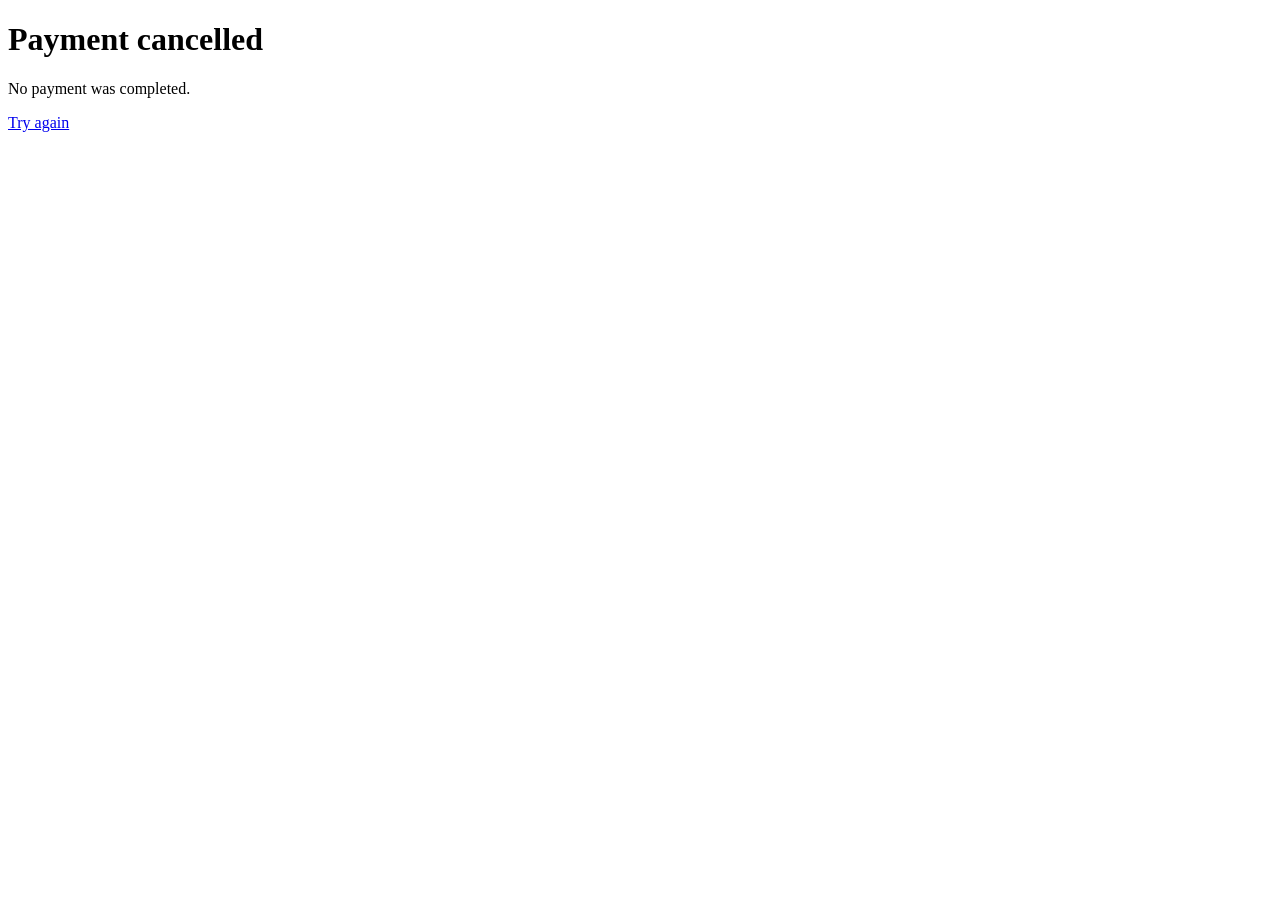
<file: GOATZ-Optimization-GitHub-Website/cancel.html>
<!DOCTYPE html>
<html lang="en">
<head><meta charset="UTF-8"><meta name="viewport" content="width=device-width,initial-scale=1.0"><title>Payment cancelled</title></head>
<body>
  <h1>Payment cancelled</h1>
  <p>No payment was completed.</p>
  <a href="payment.html">Try again</a>
</body>
</html>
</file>
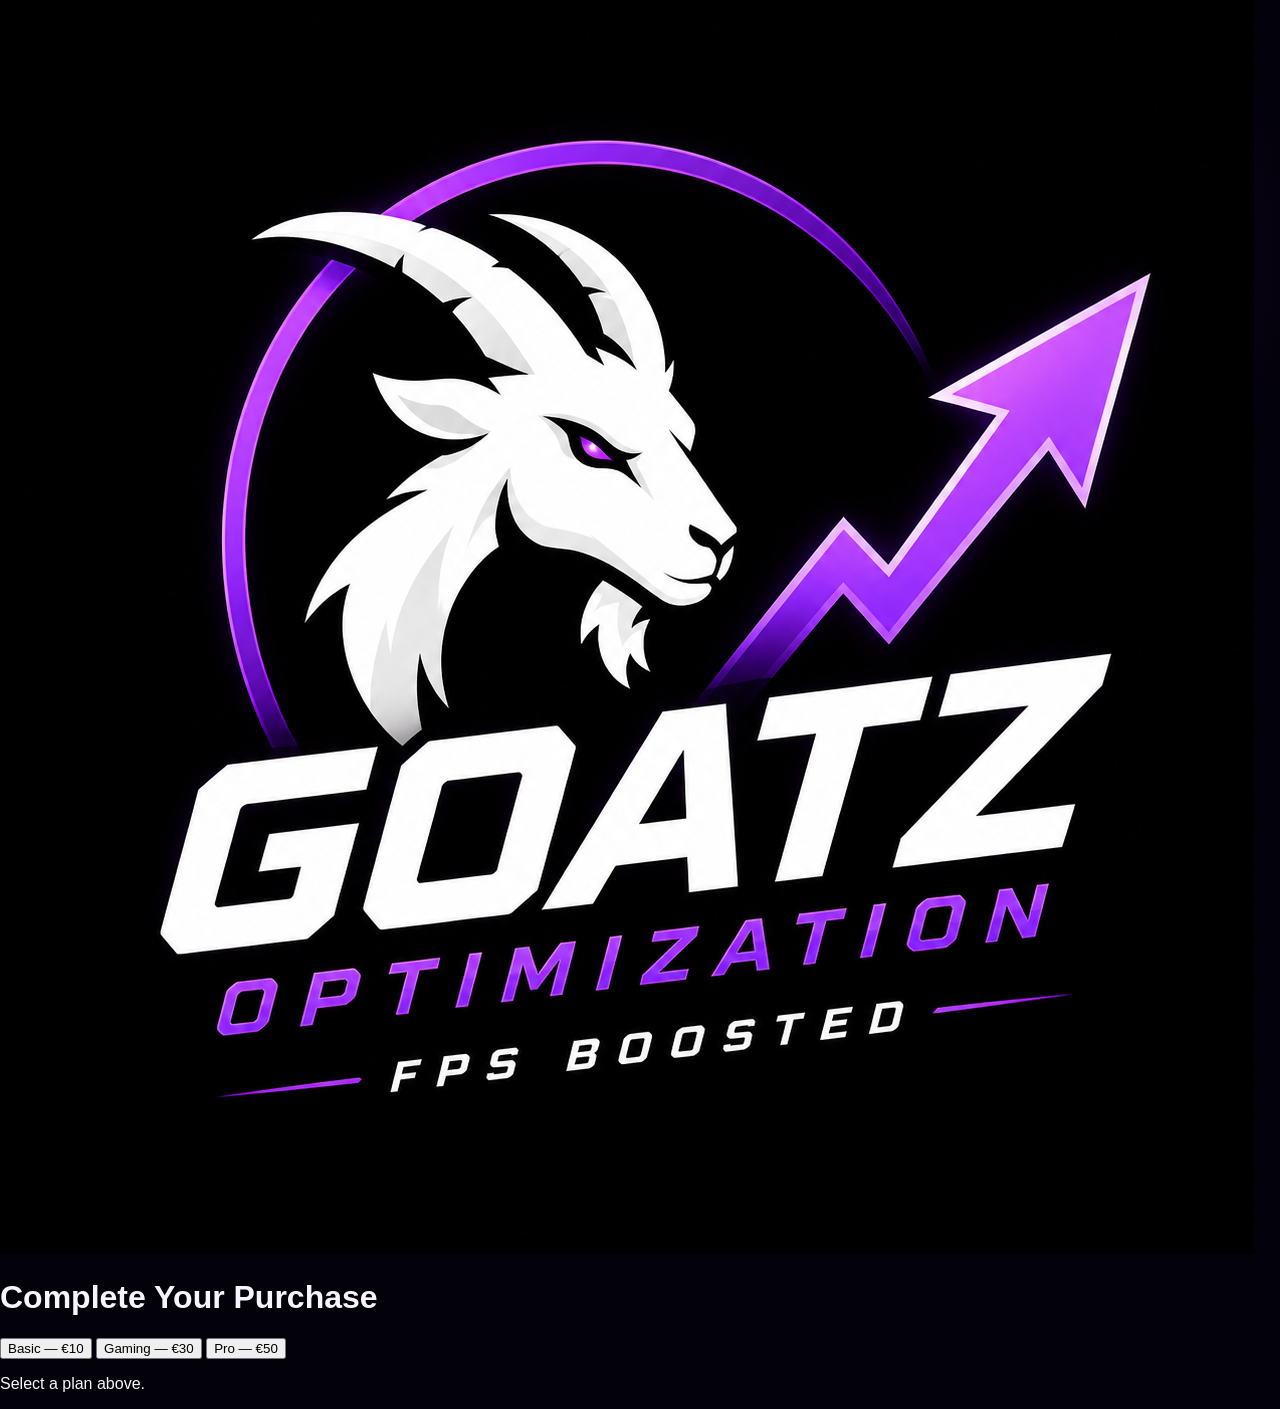
<file: GOATZ-Optimization-GitHub-Website/payment.html>
<!DOCTYPE html>
<html lang="en">
<head>
  <meta charset="UTF-8">
  <meta name="viewport" content="width=device-width, initial-scale=1.0">
  <title>GOATZ Optimization - Payment</title>
  <link rel="stylesheet" href="css/style.css">
</head>
<body>
  <main class="payment-page">
    <img src="assets/logo.png" alt="GOATZ Optimization" class="logo">
    <h1>Complete Your Purchase</h1>

    <div class="plans">
      <button class="plan" data-plan="Basic" data-price="10">Basic — €10</button>
      <button class="plan" data-plan="Gaming" data-price="30">Gaming — €30</button>
      <button class="plan" data-plan="Pro" data-price="50">Pro — €50</button>
    </div>

    <p id="selected">Select a plan above.</p>

    <div id="paypal-button-container"></div>
    <div id="card-fields-container" hidden>
      <h2>Pay with card</h2>
      <div id="card-name-field-container"></div>
      <div id="card-number-field-container"></div>
      <div id="card-expiry-field-container"></div>
      <div id="card-cvv-field-container"></div>
      <button id="card-submit">Pay by card</button>
    </div>

    <p id="message"></p>
  </main>

  <!-- Replace YOUR_PAYPAL_CLIENT_ID with the Client ID from your PayPal Business app. -->
  <script src="https://www.paypal.com/sdk/js?client-id=YOUR_PAYPAL_CLIENT_ID&currency=EUR&components=buttons,card-fields"></script>
  <script src="js/paypal.js"></script>
</body>
</html>
</file>
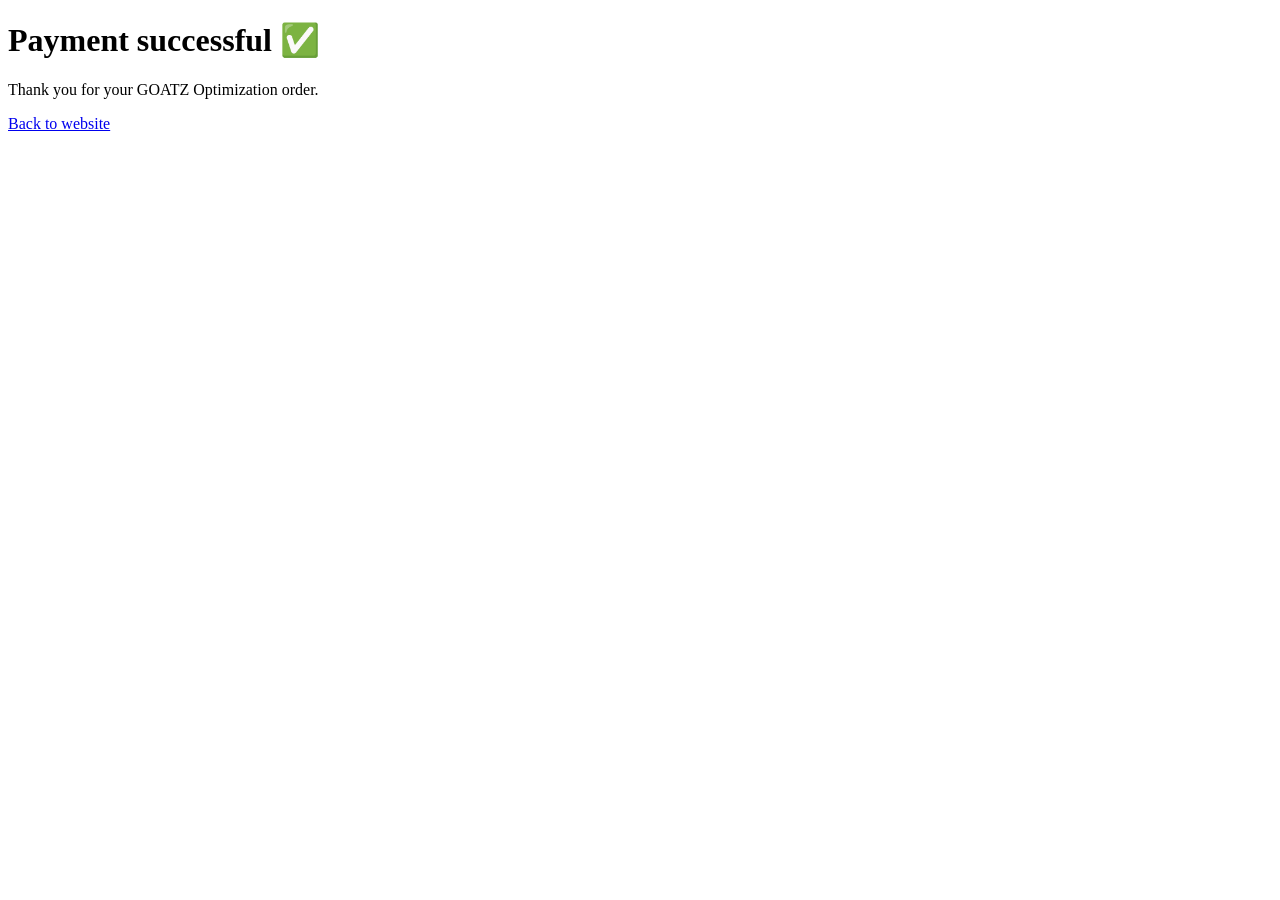
<file: GOATZ-Optimization-GitHub-Website/success.html>
<!DOCTYPE html>
<html lang="en">
<head><meta charset="UTF-8"><meta name="viewport" content="width=device-width,initial-scale=1.0"><title>Payment successful</title></head>
<body>
  <h1>Payment successful ✅</h1>
  <p>Thank you for your GOATZ Optimization order.</p>
  <a href="index.html">Back to website</a>
</body>
</html>
</file>
<file: GOATZ-Optimization-GitHub-Website/css/style.css>
:root {
  --bg: #03010a;
  --panel: rgba(10, 5, 22, .78);
  --purple: #9a38ff;
  --purple2: #c56aff;
  --text: #f7f3ff;
  --muted: #aaa2bb;
  --border: rgba(173, 83, 255, .28);
}

* { box-sizing: border-box; }
html { scroll-behavior: smooth; }
body {
  margin: 0;
  color: var(--text);
  background:
    radial-gradient(circle at 76% 18%, rgba(124, 31, 255, .22), transparent 22%),
    radial-gradient(circle at 20% 30%, rgba(99, 24, 189, .16), transparent 25%),
    #03010a;
  font-family: Inter, Arial, sans-serif;
}
body:before {
  content: "";
  position: fixed; inset: 0; pointer-events: none; z-index: -1;
  background-image:
    radial-gradient(circle, rgba(255,255,255,.7) 1px, transparent 1px),
    radial-gradient(circle, rgba(183,82,255,.55) 1px, transparent 1px);
  background-size: 170px 170px, 250px 250px;
  background-position: 20px 40px, 90px 100px;
  opacity: .18;
}

a { color: inherit; text-decoration: none; }
.navbar {
  height: 82px; display: flex; align-items: center; gap: 35px;
  padding: 0 5%; position: sticky; top: 0; z-index: 20;
  background: rgba(3,1,10,.75); backdrop-filter: blur(18px);
  border-bottom: 1px solid rgba(160,70,255,.12);
}
.brand img { width: 155px; display: block; }
.navbar nav { display: flex; gap: 30px; margin: auto; }
.navbar nav a {
  font-size: 13px; text-transform: uppercase; letter-spacing: .5px;
  color: #ddd6e8; transition: .2s;
}
.navbar nav a:hover { color: var(--purple2); }
.nav-cta { border: 1px solid var(--purple); padding: 12px 20px; border-radius: 7px; font-size: 12px; font-weight: 800; text-transform: uppercase; }

.hero {
  min-height: 650px; position: relative; overflow: hidden;
  display: grid; grid-template-columns: 1.05fr .95fr; align-items: center;
  padding: 70px 5% 90px;
}
.hero-copy { position: relative; z-index: 3; max-width: 650px; }
.eyebrow, .mini-label {
  display: inline-block; color: #d27bff; letter-spacing: 1.4px;
  font-size: 12px; border: 1px solid var(--border); padding: 8px 12px; border-radius: 6px;
}
.hero h1 { margin: 15px 0 -8px; font-size: clamp(72px, 9vw, 130px); line-height: .8; font-style: italic; letter-spacing: -7px; }
.hero h2 { margin: 15px 0 8px; font-size: clamp(45px, 5.5vw, 78px); line-height: .9; color: #bc64ff; font-style: italic; letter-spacing: -3px; }
.fps-line { display: flex; align-items: center; gap: 12px; font-weight: 800; letter-spacing: 4px; font-style: italic; }
.fps-line span { width: 130px; height: 2px; background: var(--purple); box-shadow: 0 0 15px var(--purple); }
.fps-line b { color: var(--purple2); font-size: 38px; }
.hero p { max-width: 470px; color: #d0c9d9; line-height: 1.7; margin: 25px 0; }
.hero-buttons { display: flex; gap: 14px; flex-wrap: wrap; }
.button {
  display: inline-flex; align-items: center; justify-content: center; gap: 8px;
  min-height: 46px; padding: 0 24px; border-radius: 7px; font-size: 12px;
  font-weight: 900; text-transform: uppercase; letter-spacing: .5px;
  transition: transform .2s, box-shadow .2s, background .2s;
}
.button:hover { transform: translateY(-2px); }
.primary { background: linear-gradient(135deg, #7d19ed, #b54cff); box-shadow: 0 0 28px rgba(160,54,255,.35); }
.secondary { border: 1px solid rgba(181,76,255,.6); background: rgba(25,9,45,.55); }
.full { width: 100%; }
.trust-row { display: flex; flex-wrap: wrap; gap: 24px; margin-top: 42px; color: #c9bfd5; font-size: 10px; font-weight: 800; }
.trust-row span:first-letter { color: var(--purple2); }

.planet {
  position: absolute; width: 530px; height: 530px; border-radius: 50%;
  left: -160px; bottom: -250px;
  background: radial-gradient(circle at 60% 35%, #8d3dff, #220a55 52%, #07020f 72%);
  box-shadow: 0 0 90px rgba(142,51,255,.25);
}
.pc-visual { height: 500px; position: relative; display: grid; place-items: center; }
.pc-glow { position: absolute; width: 430px; height: 430px; border-radius: 50%; background: radial-gradient(circle, rgba(155,51,255,.35), transparent 65%); filter: blur(10px); }
.pc-case {
  position: relative; z-index: 2; width: 300px; height: 400px;
  border: 2px solid rgba(188,105,255,.65); border-radius: 15px 15px 8px 8px;
  background: linear-gradient(135deg, rgba(33,18,51,.9), rgba(5,3,10,.92));
  box-shadow: -20px 30px 80px rgba(0,0,0,.8), 0 0 35px rgba(153,53,255,.3);
  transform: perspective(700px) rotateY(-10deg);
}
.fan { position: absolute; width: 80px; height: 80px; border-radius: 50%; right: 25px; background: radial-gradient(circle, #170329 0 17%, #bc55ff 19% 24%, #35104f 26% 42%, #d06aff 44% 48%, #100617 50%); box-shadow: 0 0 24px #a438ff; }
.fan1 { top: 28px; } .fan2 { top: 124px; } .fan3 { top: 220px; }
.gpu { position: absolute; left: 35px; top: 250px; width: 130px; height: 70px; display: grid; place-items: center; font-size: 10px; color: #aaa; border: 1px solid #555; background: linear-gradient(#17151b,#09080c); }
.motherboard { position: absolute; left: 30px; top: 35px; width: 125px; height: 170px; border: 1px solid rgba(177,75,255,.4); background: linear-gradient(90deg, transparent 48%, rgba(165,72,255,.35) 49%, transparent 51%); }
.rocks { position: absolute; bottom: 25px; width: 480px; height: 40px; background: linear-gradient(160deg, transparent 15%, #12081c 16% 25%, transparent 26% 40%, #18091f 41% 60%, transparent 61%); filter: drop-shadow(0 15px 15px #000); }

.section { max-width: 1200px; margin: 20px auto; padding: 70px 40px; }
.panel { border: 1px solid rgba(174,79,255,.18); border-radius: 12px; background: linear-gradient(180deg, rgba(11,5,22,.75), rgba(4,2,10,.82)); }
.section-title { text-align: center; margin-bottom: 45px; }
.section-title p { color: #8e7c9e; font-size: 11px; letter-spacing: 2px; }
.section-title h2 { font-size: clamp(30px,4vw,48px); margin: 10px 0; font-style: italic; }
.section-title h2 span, .about h2 span, .contact h2 span { color: var(--purple2); }
.section-title i { color: var(--purple2); font-size: 28px; }

.feature-grid { display: grid; grid-template-columns: repeat(4,1fr); gap: 18px; }
.feature { min-height: 220px; padding: 28px 22px; border: 1px solid rgba(180,90,255,.2); border-radius: 10px; text-align: center; background: rgba(9,4,17,.65); }
.feature:hover, .price-card:hover { border-color: rgba(193,95,255,.65); box-shadow: 0 0 30px rgba(132,43,255,.12); }
.feature-icon { font-size: 45px; color: var(--purple2); text-shadow: 0 0 20px #9d36ff; }
.feature h3 { font-size: 14px; margin: 20px 0 12px; }
.feature p, .about p, .contact p { color: var(--muted); line-height: 1.7; font-size: 13px; }

.pricing-grid { display: grid; grid-template-columns: repeat(3,1fr); gap: 22px; align-items: stretch; }
.price-card { position: relative; padding: 32px 24px 24px; border: 1px solid rgba(180,90,255,.2); border-radius: 10px; background: rgba(8,3,17,.8); }
.price-card h3 { text-align: center; margin: 0; font-size: 17px; }
.price-sub { text-align: center; color: #8f849d; font-size: 10px; letter-spacing: 1px; }
.price { text-align: center; margin: 20px 0; color: var(--purple2); font-size: 25px; }
.price strong { font-size: 58px; }
.price-card ul { list-style: none; padding: 0; color: #d0c8d9; font-size: 12px; line-height: 2.5; }
.price-card li:before { content: "✓"; color: var(--purple2); margin-right: 10px; }
.popular { border-color: #b84cff; box-shadow: 0 0 45px rgba(163,55,255,.18); transform: translateY(-8px); }
.badge { position: absolute; left: 50%; top: -14px; transform: translateX(-50%); background: #8d2ff0; border-radius: 30px; padding: 7px 20px; font-size: 9px; font-weight: 900; white-space: nowrap; }

.about, .contact { display: flex; align-items: center; justify-content: space-between; gap: 30px; }
.about h2, .contact h2 { font-size: 35px; font-style: italic; margin: 12px 0; }
.about p { max-width: 650px; }

.faq-grid { display: grid; grid-template-columns: 1fr 1fr; gap: 12px; }
details { border: 1px solid rgba(180,90,255,.2); border-radius: 8px; padding: 18px 20px; background: rgba(9,4,17,.6); }
summary { cursor: pointer; font-weight: 800; font-size: 13px; }
details p { color: var(--muted); line-height: 1.6; font-size: 12px; }

footer { max-width: 1200px; margin: 25px auto 0; padding: 50px 40px 25px; display: grid; grid-template-columns: 2fr 1fr 1fr 1.2fr; gap: 30px; border-top: 1px solid rgba(180,90,255,.15); }
.footer-brand img { width: 155px; }
.footer-brand p { color: #8f8798; max-width: 280px; font-size: 12px; line-height: 1.7; }
footer h4 { color: #b95cff; font-size: 11px; letter-spacing: 1px; }
footer div:not(.footer-brand):not(.payment-badges):not(.copyright) a { display: block; color: #9d95a8; font-size: 11px; margin: 10px 0; }
.payment-badges { display: flex; flex-wrap: wrap; gap: 7px; }
.payment-badges span { padding: 9px 11px; border: 1px solid #3b3445; border-radius: 6px; color: #ddd; font-size: 10px; }
.copyright { grid-column: 1/-1; border-top: 1px solid rgba(180,90,255,.12); padding-top: 20px; color: #77717f; font-size: 10px; }

@media (max-width: 900px) {
  .navbar nav { display: none; }
  .hero { grid-template-columns: 1fr; }
  .pc-visual { opacity: .45; position: absolute; right: -100px; top: 150px; }
  .feature-grid { grid-template-columns: 1fr 1fr; }
  .pricing-grid { grid-template-columns: 1fr; }
  .popular { transform: none; }
  footer { grid-template-columns: 1fr 1fr; }
}
@media (max-width: 600px) {
  .navbar { padding: 0 20px; }
  .nav-cta { display: none; }
  .hero { padding: 60px 22px 70px; }
  .hero h1 { letter-spacing: -4px; }
  .section { margin: 12px; padding: 50px 20px; }
  .feature-grid, .faq-grid { grid-template-columns: 1fr; }
  .about, .contact { flex-direction: column; align-items: flex-start; }
  footer { margin: 0 12px; padding: 40px 20px 20px; grid-template-columns: 1fr; }
  .copyright { grid-column: auto; }
}
</file>
